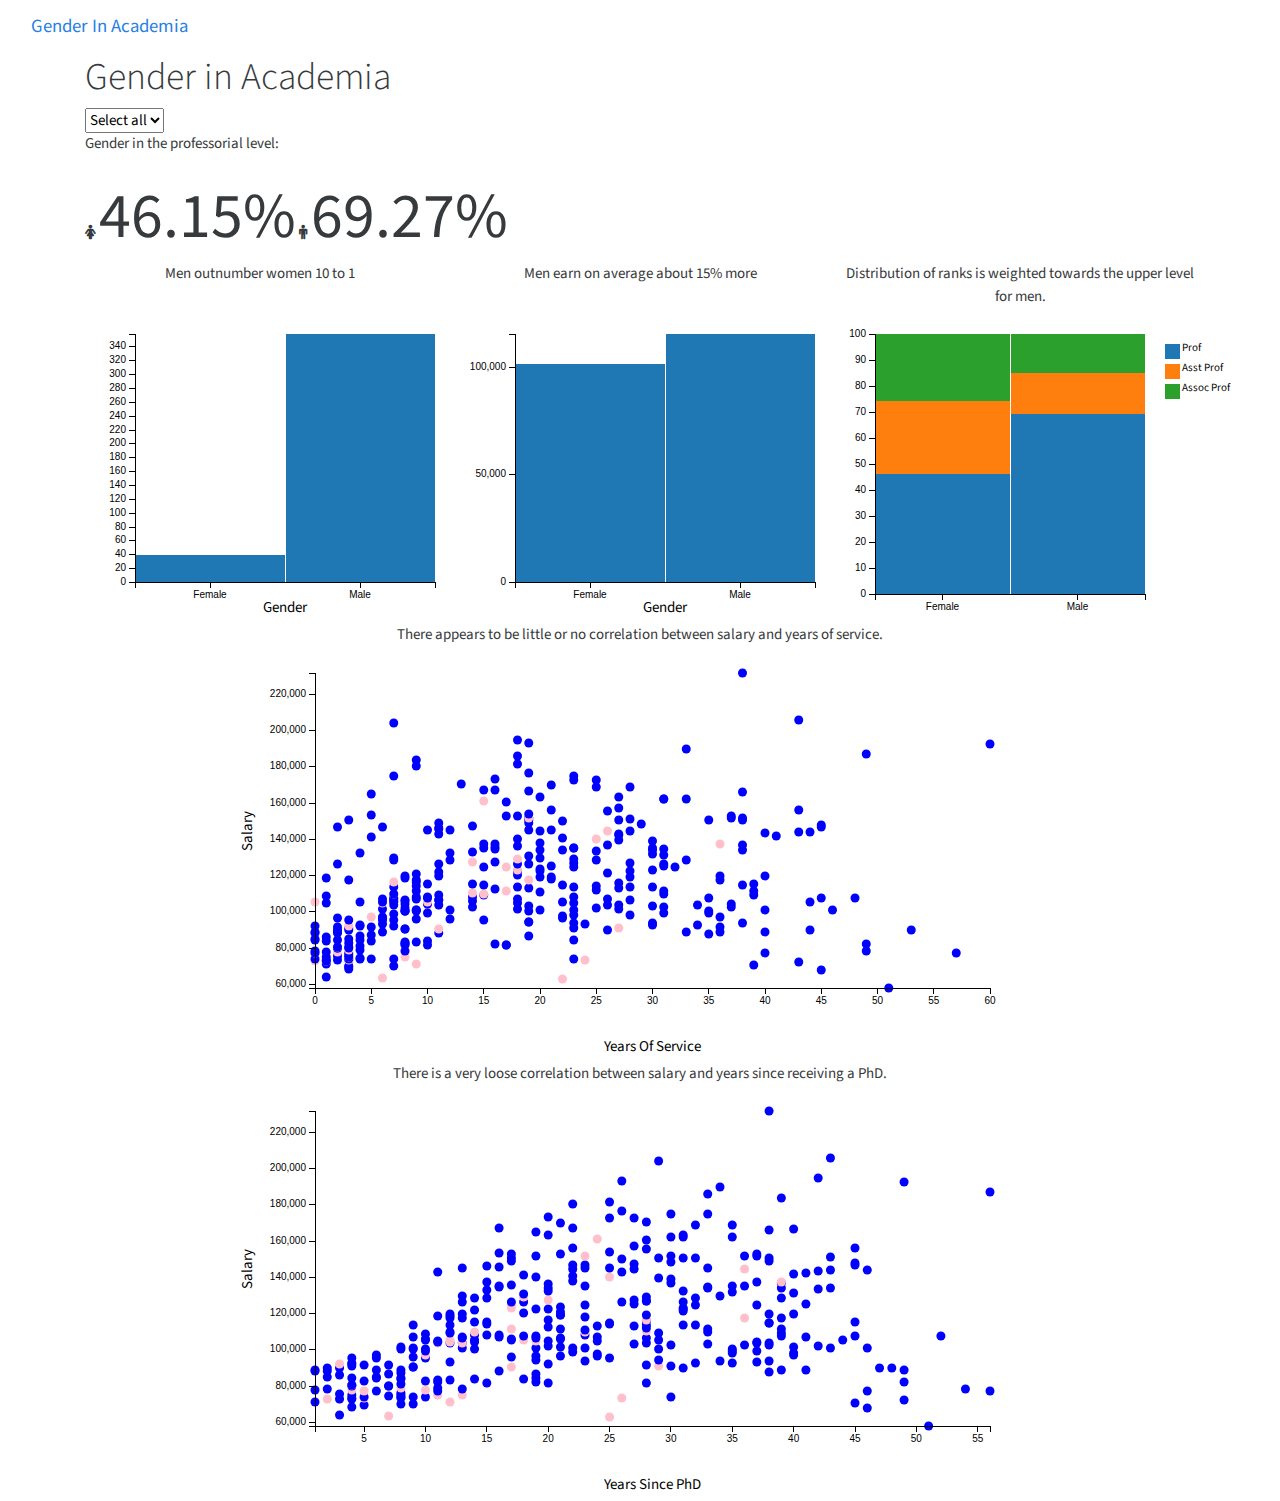
<file: index.html>
<!DOCTYPE html>
<html lang="en">
<head>
    <meta charset="UTF-8">
    <meta name="viewport" content="width=device-width, initial-scale=1.0">
    <meta http-equiv="X-UA-Compatible" content="ie=edge">
    <title>Gender In Academia</title>
    
    <link rel="stylesheet" href="static/css/bootstrap.min.css" type="text/css" />
    <link rel="stylesheet" href="static/css/dc.min.css" type="text/css" />
    <link rel="stylesheet" type="text/css" href="https://maxcdn.bootstrapcdn.com/font-awesome/4.7.0/css/font-awesome.min.css">
    <link rel="stylesheet" href="static/css/style.css" type="text/css" />
    
    
    <script type="text/javascript" src="static/js/d3.min.js"></script>
    <script type="text/javascript" src="static/js/crossfilter.min.js"></script>
    <script type="text/javascript" src="static/js/dc.min.js"></script>
    <script type="text/javascript" src="static/js/queue.min.js"></script>
    <script type="text/javascript" src="static/js/graph.js"></script>

</head>


<body>
    <nav class="navbar navbar-default">
      <div class="container-fluid">
        <div class="navbar-header">
          <a class="navbar-brand" href="#">Gender In Academia</a>
        </div>
    </div>
    </nav>

    <main>
      <section class="section">
        <div class="container">
          
          <div class="row">
            <div class="col-xs-12 col-sm-12">
              <h1 class="section-heading">Gender in Academia</h1>
              <div id="discipline-selector"></div>
            </div>
          </div>

          <div class="row">
                    <div class="col-xs-12 col-sm-12">
                        <p class="section-paragraph">Gender in the professorial level:</p>
                    </div>

            <div class="col-xs-12 col-sm-6 col-lg-6">
                <i class="fa fa-female fa-gender" aria-hidden="true"></i> <span class="number-box" id="percent-of-women-professors"></span>
                <i class="fa fa-male fa-gender" aria-hidden="true"></i> <span class="number-box" id="percent-of-men-professors"></span>
            </div>  
          </div>
        </div>
    </section>


      <section class="section">
        <div class="container">
          
          <div class="row">
            <div class="col-xs-12 col-sm-4 text-center">
              <p class="section-paragraph">Men outnumber women 10 to 1</p>
              </div>
              <div class="col-xs-12 col-sm-4 text-center">
                <p class="section-paragraph">Men earn on average about 15% more</p>
              </div>
              <div class="col-xs-12 col-sm-4 text-center">
                            <p class="section-paragraph">Distribution of ranks is weighted towards the upper level for men.</p>           
                        </div>
            </div>

            <div class="row">
              <div class="col-xs-12 col-sm-4 text-center" id="gender-balance" class="custom-chart"></div>
              <div class="col-xs-12 col-sm-4 text-center" id="average-salary" class="custom-chart"></div>
              <div class="col-xs-12 col-sm-4 text-center" id="rank-distribution" class="custom-chart"></div>
            </div>
          </div>
        </section>

        <section class="section">
          <div class="container">
            
            <div class="row">
              <div class="col-xs-12 col-sm-12 text-center">
                <p class="section-paragraph">There appears to be little or no correlation between salary and years of service.</p>
            </div>

            <div class="col-xs-12 col-sm-12 text-center" id="service-salary">
                
            </div>
          </div>
        </div>
      </section>

      <section class="section">
        <div class="container">

          <div class="row">
            <div class="col-xs-12 col-sm-12 text-center">
              <p class="section-paragraph">There is a very loose correlation between salary and years since receiving a PhD.</p>
            </div>

            <div class="col-xs-12 col-sm-12 text-center" id="phd-salary"></div>
          </div>

        </div>
      </section>
    </main>
</body>
</html>
</file>
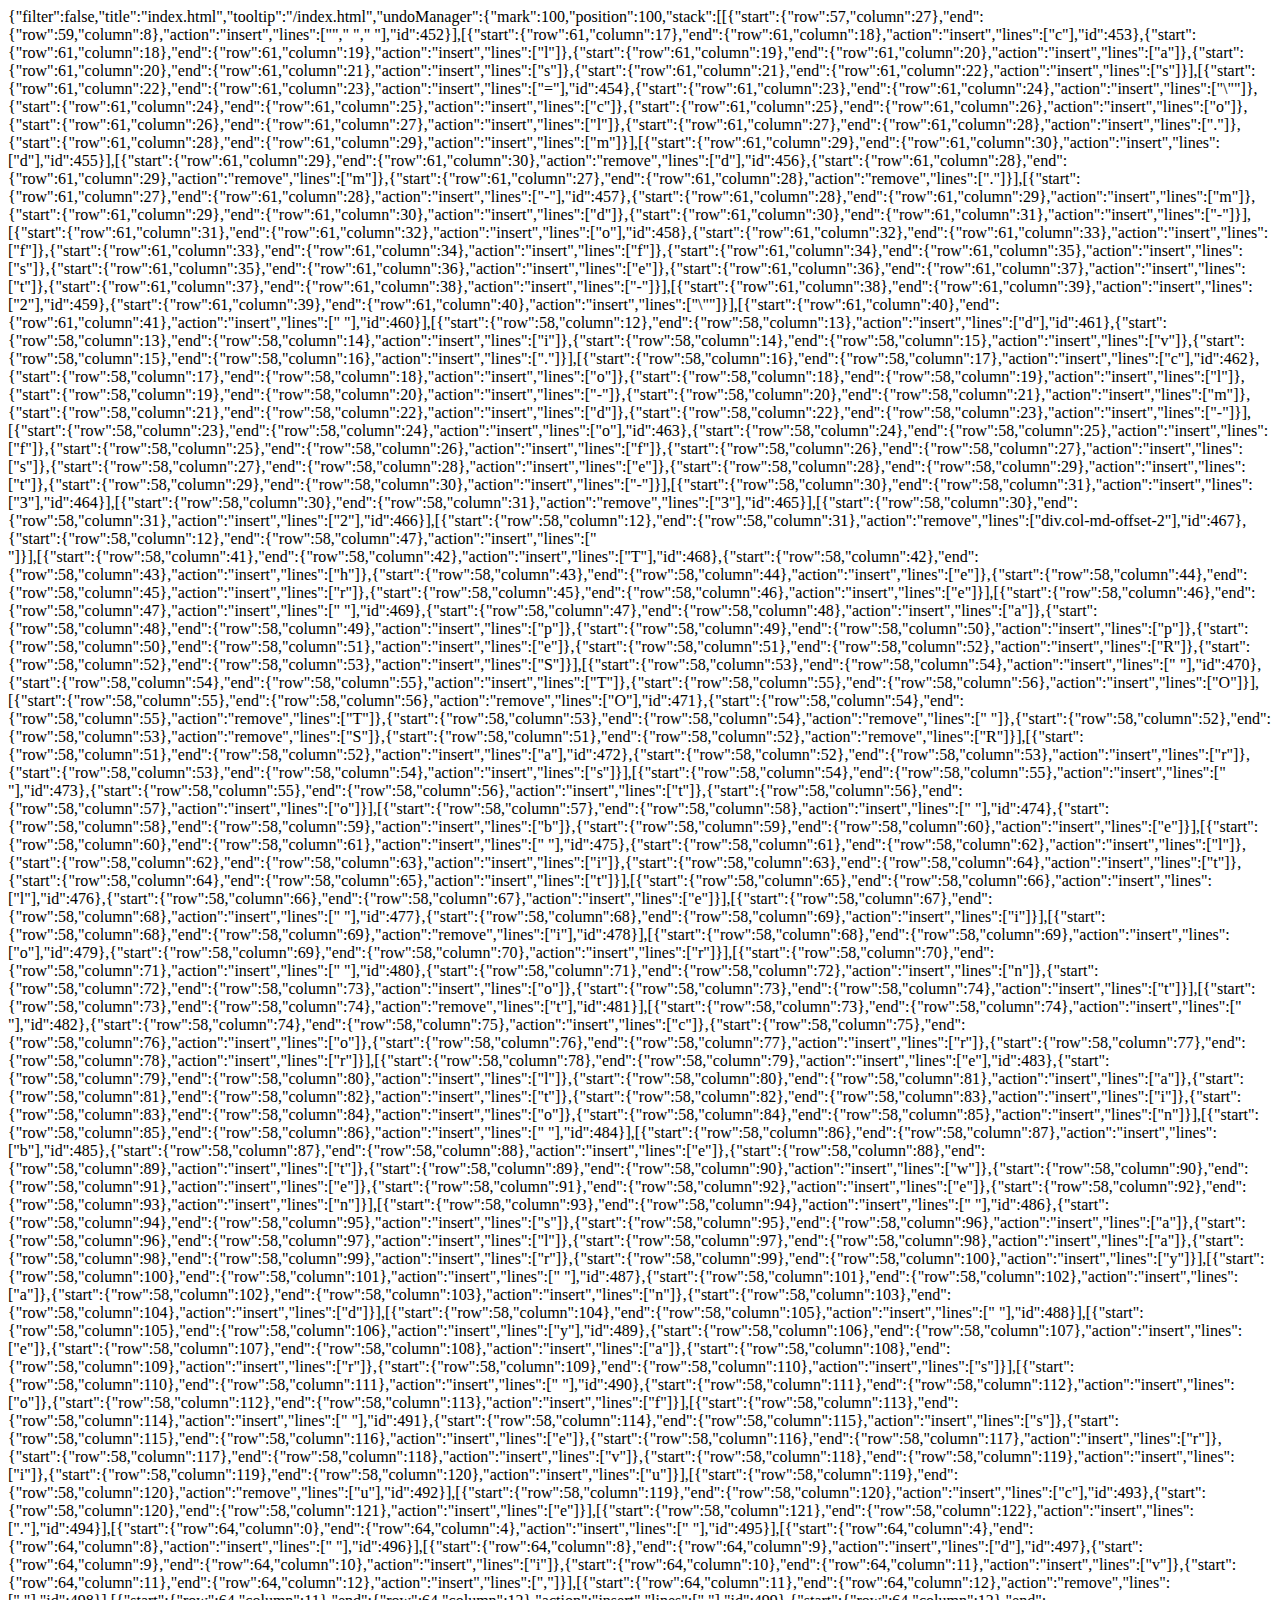
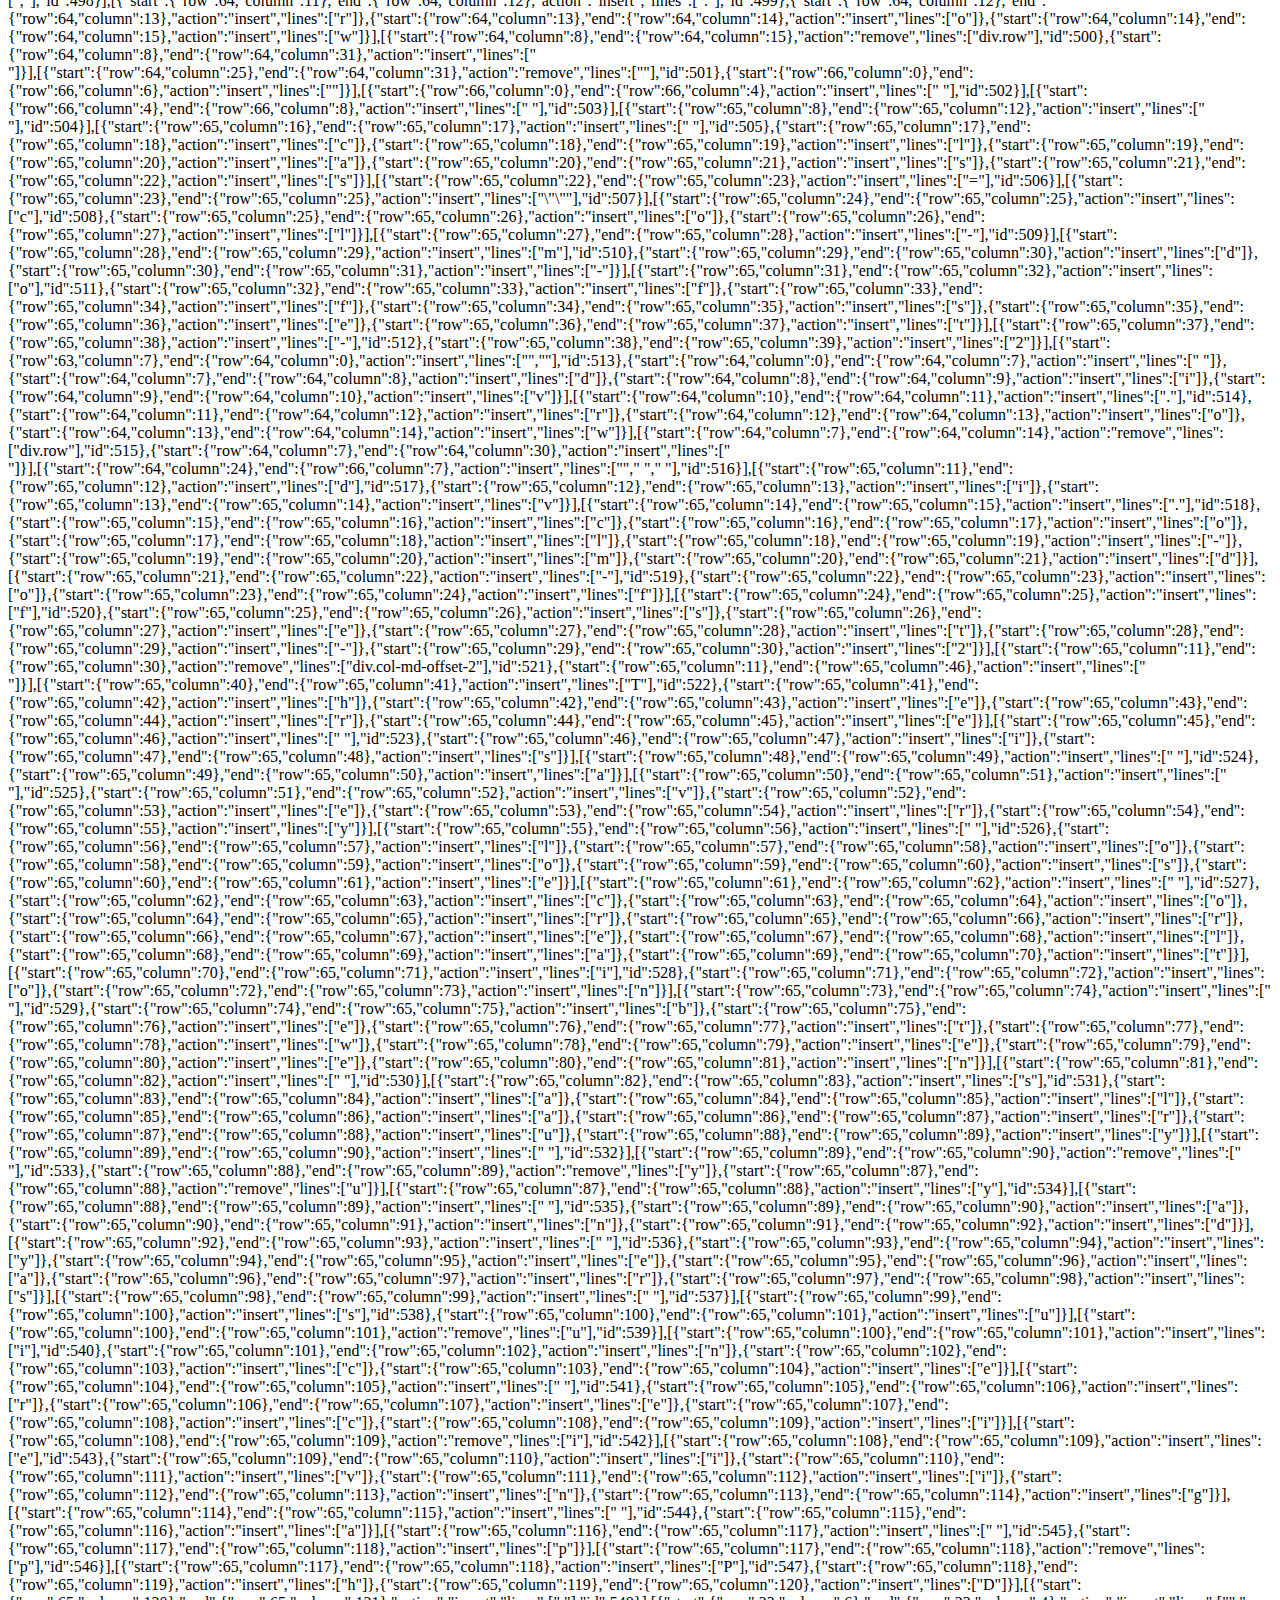
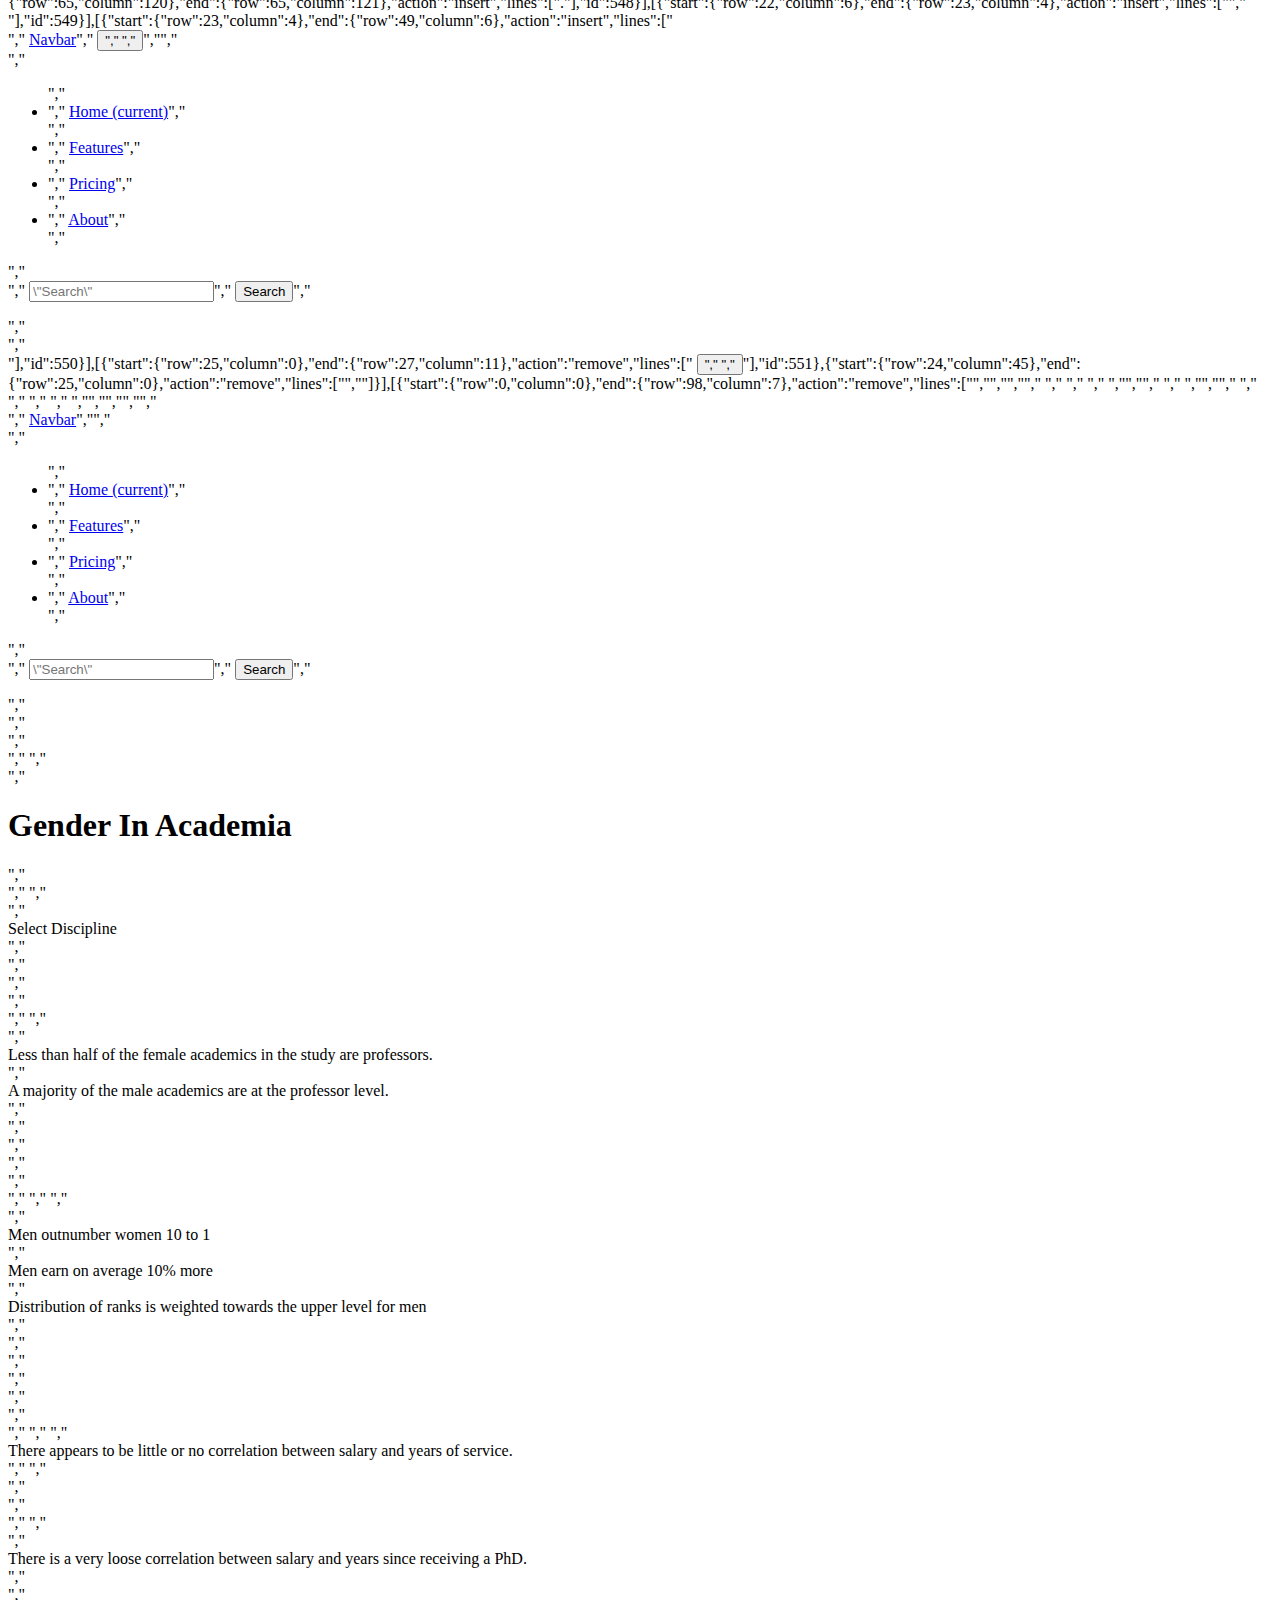
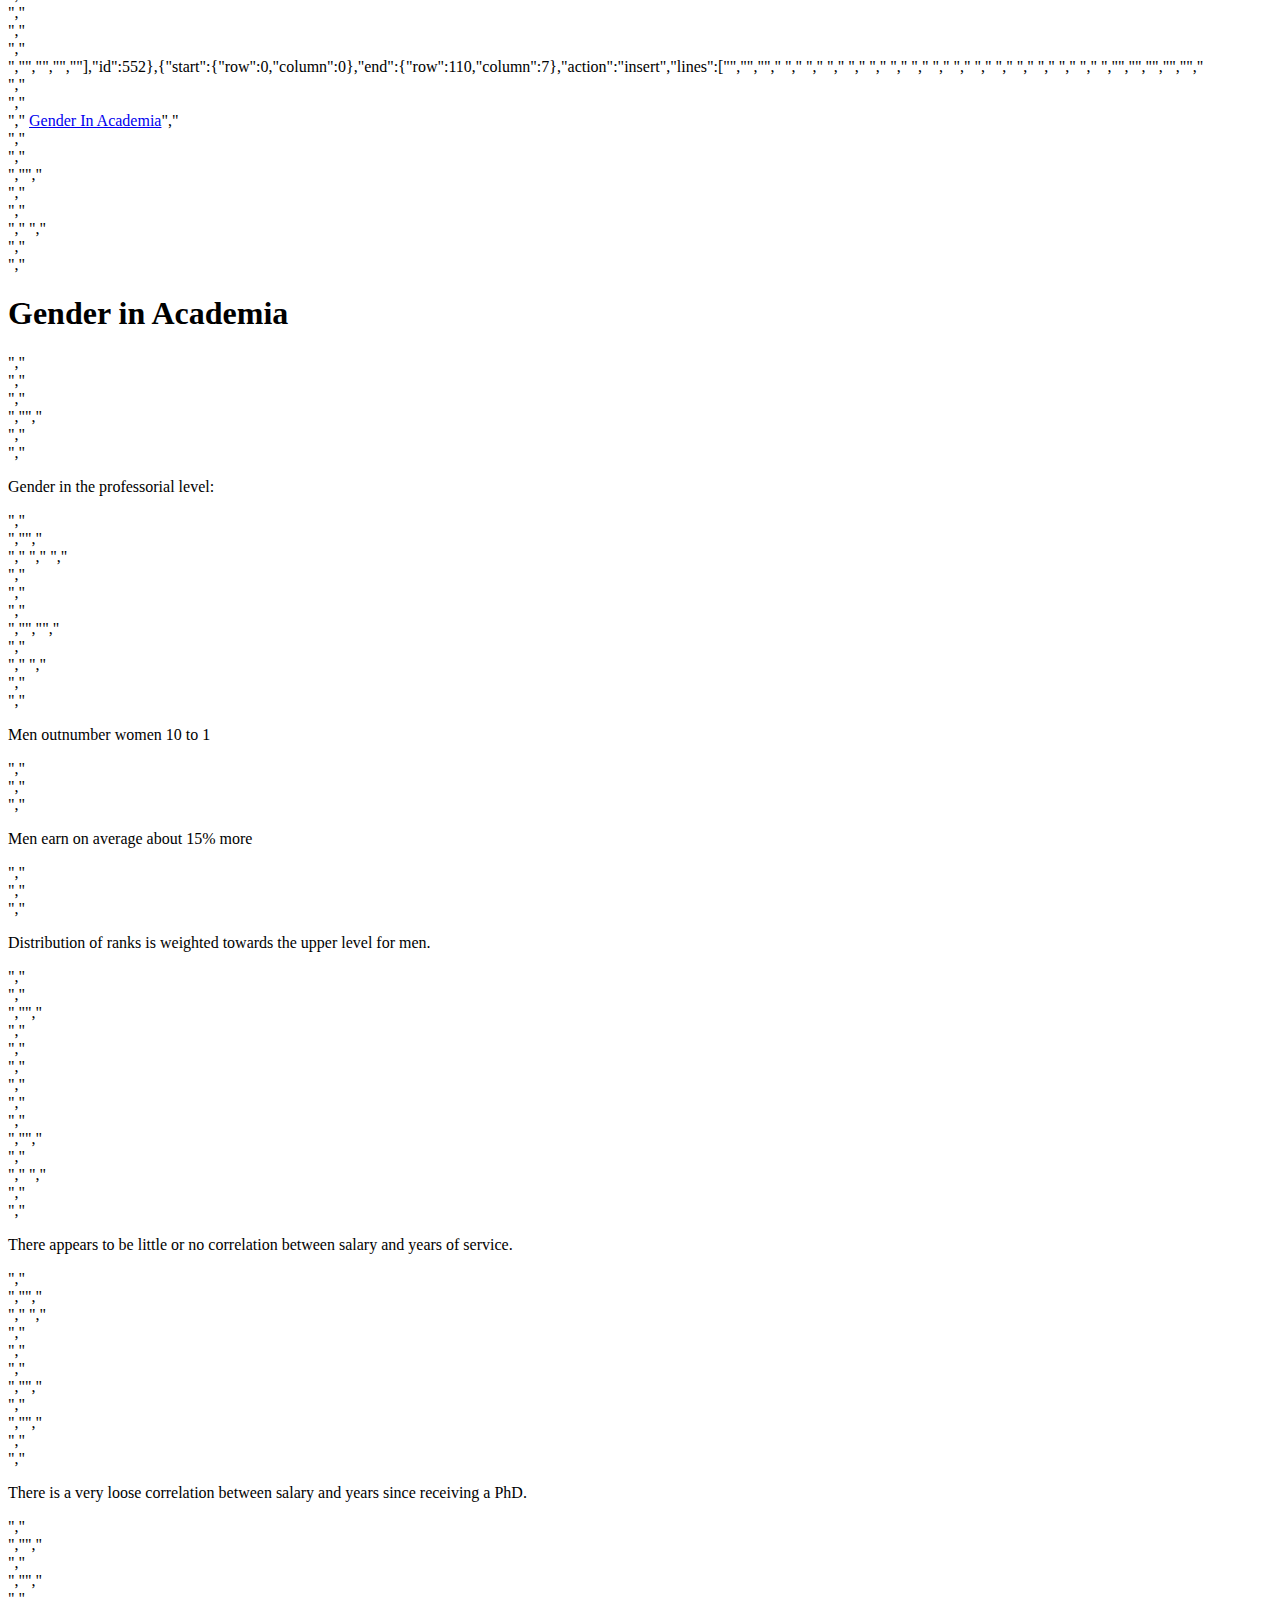
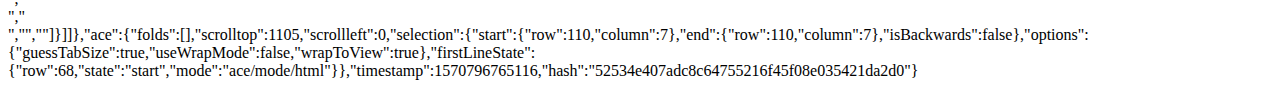
<file: .c9/metadata/environment/index.html>
{"filter":false,"title":"index.html","tooltip":"/index.html","undoManager":{"mark":100,"position":100,"stack":[[{"start":{"row":57,"column":27},"end":{"row":59,"column":8},"action":"insert","lines":["","            ","        "],"id":452}],[{"start":{"row":61,"column":17},"end":{"row":61,"column":18},"action":"insert","lines":["c"],"id":453},{"start":{"row":61,"column":18},"end":{"row":61,"column":19},"action":"insert","lines":["l"]},{"start":{"row":61,"column":19},"end":{"row":61,"column":20},"action":"insert","lines":["a"]},{"start":{"row":61,"column":20},"end":{"row":61,"column":21},"action":"insert","lines":["s"]},{"start":{"row":61,"column":21},"end":{"row":61,"column":22},"action":"insert","lines":["s"]}],[{"start":{"row":61,"column":22},"end":{"row":61,"column":23},"action":"insert","lines":["="],"id":454},{"start":{"row":61,"column":23},"end":{"row":61,"column":24},"action":"insert","lines":["\""]},{"start":{"row":61,"column":24},"end":{"row":61,"column":25},"action":"insert","lines":["c"]},{"start":{"row":61,"column":25},"end":{"row":61,"column":26},"action":"insert","lines":["o"]},{"start":{"row":61,"column":26},"end":{"row":61,"column":27},"action":"insert","lines":["l"]},{"start":{"row":61,"column":27},"end":{"row":61,"column":28},"action":"insert","lines":["."]},{"start":{"row":61,"column":28},"end":{"row":61,"column":29},"action":"insert","lines":["m"]}],[{"start":{"row":61,"column":29},"end":{"row":61,"column":30},"action":"insert","lines":["d"],"id":455}],[{"start":{"row":61,"column":29},"end":{"row":61,"column":30},"action":"remove","lines":["d"],"id":456},{"start":{"row":61,"column":28},"end":{"row":61,"column":29},"action":"remove","lines":["m"]},{"start":{"row":61,"column":27},"end":{"row":61,"column":28},"action":"remove","lines":["."]}],[{"start":{"row":61,"column":27},"end":{"row":61,"column":28},"action":"insert","lines":["-"],"id":457},{"start":{"row":61,"column":28},"end":{"row":61,"column":29},"action":"insert","lines":["m"]},{"start":{"row":61,"column":29},"end":{"row":61,"column":30},"action":"insert","lines":["d"]},{"start":{"row":61,"column":30},"end":{"row":61,"column":31},"action":"insert","lines":["-"]}],[{"start":{"row":61,"column":31},"end":{"row":61,"column":32},"action":"insert","lines":["o"],"id":458},{"start":{"row":61,"column":32},"end":{"row":61,"column":33},"action":"insert","lines":["f"]},{"start":{"row":61,"column":33},"end":{"row":61,"column":34},"action":"insert","lines":["f"]},{"start":{"row":61,"column":34},"end":{"row":61,"column":35},"action":"insert","lines":["s"]},{"start":{"row":61,"column":35},"end":{"row":61,"column":36},"action":"insert","lines":["e"]},{"start":{"row":61,"column":36},"end":{"row":61,"column":37},"action":"insert","lines":["t"]},{"start":{"row":61,"column":37},"end":{"row":61,"column":38},"action":"insert","lines":["-"]}],[{"start":{"row":61,"column":38},"end":{"row":61,"column":39},"action":"insert","lines":["2"],"id":459},{"start":{"row":61,"column":39},"end":{"row":61,"column":40},"action":"insert","lines":["\""]}],[{"start":{"row":61,"column":40},"end":{"row":61,"column":41},"action":"insert","lines":[" "],"id":460}],[{"start":{"row":58,"column":12},"end":{"row":58,"column":13},"action":"insert","lines":["d"],"id":461},{"start":{"row":58,"column":13},"end":{"row":58,"column":14},"action":"insert","lines":["i"]},{"start":{"row":58,"column":14},"end":{"row":58,"column":15},"action":"insert","lines":["v"]},{"start":{"row":58,"column":15},"end":{"row":58,"column":16},"action":"insert","lines":["."]}],[{"start":{"row":58,"column":16},"end":{"row":58,"column":17},"action":"insert","lines":["c"],"id":462},{"start":{"row":58,"column":17},"end":{"row":58,"column":18},"action":"insert","lines":["o"]},{"start":{"row":58,"column":18},"end":{"row":58,"column":19},"action":"insert","lines":["l"]},{"start":{"row":58,"column":19},"end":{"row":58,"column":20},"action":"insert","lines":["-"]},{"start":{"row":58,"column":20},"end":{"row":58,"column":21},"action":"insert","lines":["m"]},{"start":{"row":58,"column":21},"end":{"row":58,"column":22},"action":"insert","lines":["d"]},{"start":{"row":58,"column":22},"end":{"row":58,"column":23},"action":"insert","lines":["-"]}],[{"start":{"row":58,"column":23},"end":{"row":58,"column":24},"action":"insert","lines":["o"],"id":463},{"start":{"row":58,"column":24},"end":{"row":58,"column":25},"action":"insert","lines":["f"]},{"start":{"row":58,"column":25},"end":{"row":58,"column":26},"action":"insert","lines":["f"]},{"start":{"row":58,"column":26},"end":{"row":58,"column":27},"action":"insert","lines":["s"]},{"start":{"row":58,"column":27},"end":{"row":58,"column":28},"action":"insert","lines":["e"]},{"start":{"row":58,"column":28},"end":{"row":58,"column":29},"action":"insert","lines":["t"]},{"start":{"row":58,"column":29},"end":{"row":58,"column":30},"action":"insert","lines":["-"]}],[{"start":{"row":58,"column":30},"end":{"row":58,"column":31},"action":"insert","lines":["3"],"id":464}],[{"start":{"row":58,"column":30},"end":{"row":58,"column":31},"action":"remove","lines":["3"],"id":465}],[{"start":{"row":58,"column":30},"end":{"row":58,"column":31},"action":"insert","lines":["2"],"id":466}],[{"start":{"row":58,"column":12},"end":{"row":58,"column":31},"action":"remove","lines":["div.col-md-offset-2"],"id":467},{"start":{"row":58,"column":12},"end":{"row":58,"column":47},"action":"insert","lines":["<div class=\"col-md-offset-2\"></div>"]}],[{"start":{"row":58,"column":41},"end":{"row":58,"column":42},"action":"insert","lines":["T"],"id":468},{"start":{"row":58,"column":42},"end":{"row":58,"column":43},"action":"insert","lines":["h"]},{"start":{"row":58,"column":43},"end":{"row":58,"column":44},"action":"insert","lines":["e"]},{"start":{"row":58,"column":44},"end":{"row":58,"column":45},"action":"insert","lines":["r"]},{"start":{"row":58,"column":45},"end":{"row":58,"column":46},"action":"insert","lines":["e"]}],[{"start":{"row":58,"column":46},"end":{"row":58,"column":47},"action":"insert","lines":[" "],"id":469},{"start":{"row":58,"column":47},"end":{"row":58,"column":48},"action":"insert","lines":["a"]},{"start":{"row":58,"column":48},"end":{"row":58,"column":49},"action":"insert","lines":["p"]},{"start":{"row":58,"column":49},"end":{"row":58,"column":50},"action":"insert","lines":["p"]},{"start":{"row":58,"column":50},"end":{"row":58,"column":51},"action":"insert","lines":["e"]},{"start":{"row":58,"column":51},"end":{"row":58,"column":52},"action":"insert","lines":["R"]},{"start":{"row":58,"column":52},"end":{"row":58,"column":53},"action":"insert","lines":["S"]}],[{"start":{"row":58,"column":53},"end":{"row":58,"column":54},"action":"insert","lines":[" "],"id":470},{"start":{"row":58,"column":54},"end":{"row":58,"column":55},"action":"insert","lines":["T"]},{"start":{"row":58,"column":55},"end":{"row":58,"column":56},"action":"insert","lines":["O"]}],[{"start":{"row":58,"column":55},"end":{"row":58,"column":56},"action":"remove","lines":["O"],"id":471},{"start":{"row":58,"column":54},"end":{"row":58,"column":55},"action":"remove","lines":["T"]},{"start":{"row":58,"column":53},"end":{"row":58,"column":54},"action":"remove","lines":[" "]},{"start":{"row":58,"column":52},"end":{"row":58,"column":53},"action":"remove","lines":["S"]},{"start":{"row":58,"column":51},"end":{"row":58,"column":52},"action":"remove","lines":["R"]}],[{"start":{"row":58,"column":51},"end":{"row":58,"column":52},"action":"insert","lines":["a"],"id":472},{"start":{"row":58,"column":52},"end":{"row":58,"column":53},"action":"insert","lines":["r"]},{"start":{"row":58,"column":53},"end":{"row":58,"column":54},"action":"insert","lines":["s"]}],[{"start":{"row":58,"column":54},"end":{"row":58,"column":55},"action":"insert","lines":[" "],"id":473},{"start":{"row":58,"column":55},"end":{"row":58,"column":56},"action":"insert","lines":["t"]},{"start":{"row":58,"column":56},"end":{"row":58,"column":57},"action":"insert","lines":["o"]}],[{"start":{"row":58,"column":57},"end":{"row":58,"column":58},"action":"insert","lines":[" "],"id":474},{"start":{"row":58,"column":58},"end":{"row":58,"column":59},"action":"insert","lines":["b"]},{"start":{"row":58,"column":59},"end":{"row":58,"column":60},"action":"insert","lines":["e"]}],[{"start":{"row":58,"column":60},"end":{"row":58,"column":61},"action":"insert","lines":[" "],"id":475},{"start":{"row":58,"column":61},"end":{"row":58,"column":62},"action":"insert","lines":["l"]},{"start":{"row":58,"column":62},"end":{"row":58,"column":63},"action":"insert","lines":["i"]},{"start":{"row":58,"column":63},"end":{"row":58,"column":64},"action":"insert","lines":["t"]},{"start":{"row":58,"column":64},"end":{"row":58,"column":65},"action":"insert","lines":["t"]}],[{"start":{"row":58,"column":65},"end":{"row":58,"column":66},"action":"insert","lines":["l"],"id":476},{"start":{"row":58,"column":66},"end":{"row":58,"column":67},"action":"insert","lines":["e"]}],[{"start":{"row":58,"column":67},"end":{"row":58,"column":68},"action":"insert","lines":[" "],"id":477},{"start":{"row":58,"column":68},"end":{"row":58,"column":69},"action":"insert","lines":["i"]}],[{"start":{"row":58,"column":68},"end":{"row":58,"column":69},"action":"remove","lines":["i"],"id":478}],[{"start":{"row":58,"column":68},"end":{"row":58,"column":69},"action":"insert","lines":["o"],"id":479},{"start":{"row":58,"column":69},"end":{"row":58,"column":70},"action":"insert","lines":["r"]}],[{"start":{"row":58,"column":70},"end":{"row":58,"column":71},"action":"insert","lines":[" "],"id":480},{"start":{"row":58,"column":71},"end":{"row":58,"column":72},"action":"insert","lines":["n"]},{"start":{"row":58,"column":72},"end":{"row":58,"column":73},"action":"insert","lines":["o"]},{"start":{"row":58,"column":73},"end":{"row":58,"column":74},"action":"insert","lines":["t"]}],[{"start":{"row":58,"column":73},"end":{"row":58,"column":74},"action":"remove","lines":["t"],"id":481}],[{"start":{"row":58,"column":73},"end":{"row":58,"column":74},"action":"insert","lines":[" "],"id":482},{"start":{"row":58,"column":74},"end":{"row":58,"column":75},"action":"insert","lines":["c"]},{"start":{"row":58,"column":75},"end":{"row":58,"column":76},"action":"insert","lines":["o"]},{"start":{"row":58,"column":76},"end":{"row":58,"column":77},"action":"insert","lines":["r"]},{"start":{"row":58,"column":77},"end":{"row":58,"column":78},"action":"insert","lines":["r"]}],[{"start":{"row":58,"column":78},"end":{"row":58,"column":79},"action":"insert","lines":["e"],"id":483},{"start":{"row":58,"column":79},"end":{"row":58,"column":80},"action":"insert","lines":["l"]},{"start":{"row":58,"column":80},"end":{"row":58,"column":81},"action":"insert","lines":["a"]},{"start":{"row":58,"column":81},"end":{"row":58,"column":82},"action":"insert","lines":["t"]},{"start":{"row":58,"column":82},"end":{"row":58,"column":83},"action":"insert","lines":["i"]},{"start":{"row":58,"column":83},"end":{"row":58,"column":84},"action":"insert","lines":["o"]},{"start":{"row":58,"column":84},"end":{"row":58,"column":85},"action":"insert","lines":["n"]}],[{"start":{"row":58,"column":85},"end":{"row":58,"column":86},"action":"insert","lines":[" "],"id":484}],[{"start":{"row":58,"column":86},"end":{"row":58,"column":87},"action":"insert","lines":["b"],"id":485},{"start":{"row":58,"column":87},"end":{"row":58,"column":88},"action":"insert","lines":["e"]},{"start":{"row":58,"column":88},"end":{"row":58,"column":89},"action":"insert","lines":["t"]},{"start":{"row":58,"column":89},"end":{"row":58,"column":90},"action":"insert","lines":["w"]},{"start":{"row":58,"column":90},"end":{"row":58,"column":91},"action":"insert","lines":["e"]},{"start":{"row":58,"column":91},"end":{"row":58,"column":92},"action":"insert","lines":["e"]},{"start":{"row":58,"column":92},"end":{"row":58,"column":93},"action":"insert","lines":["n"]}],[{"start":{"row":58,"column":93},"end":{"row":58,"column":94},"action":"insert","lines":[" "],"id":486},{"start":{"row":58,"column":94},"end":{"row":58,"column":95},"action":"insert","lines":["s"]},{"start":{"row":58,"column":95},"end":{"row":58,"column":96},"action":"insert","lines":["a"]},{"start":{"row":58,"column":96},"end":{"row":58,"column":97},"action":"insert","lines":["l"]},{"start":{"row":58,"column":97},"end":{"row":58,"column":98},"action":"insert","lines":["a"]},{"start":{"row":58,"column":98},"end":{"row":58,"column":99},"action":"insert","lines":["r"]},{"start":{"row":58,"column":99},"end":{"row":58,"column":100},"action":"insert","lines":["y"]}],[{"start":{"row":58,"column":100},"end":{"row":58,"column":101},"action":"insert","lines":[" "],"id":487},{"start":{"row":58,"column":101},"end":{"row":58,"column":102},"action":"insert","lines":["a"]},{"start":{"row":58,"column":102},"end":{"row":58,"column":103},"action":"insert","lines":["n"]},{"start":{"row":58,"column":103},"end":{"row":58,"column":104},"action":"insert","lines":["d"]}],[{"start":{"row":58,"column":104},"end":{"row":58,"column":105},"action":"insert","lines":[" "],"id":488}],[{"start":{"row":58,"column":105},"end":{"row":58,"column":106},"action":"insert","lines":["y"],"id":489},{"start":{"row":58,"column":106},"end":{"row":58,"column":107},"action":"insert","lines":["e"]},{"start":{"row":58,"column":107},"end":{"row":58,"column":108},"action":"insert","lines":["a"]},{"start":{"row":58,"column":108},"end":{"row":58,"column":109},"action":"insert","lines":["r"]},{"start":{"row":58,"column":109},"end":{"row":58,"column":110},"action":"insert","lines":["s"]}],[{"start":{"row":58,"column":110},"end":{"row":58,"column":111},"action":"insert","lines":[" "],"id":490},{"start":{"row":58,"column":111},"end":{"row":58,"column":112},"action":"insert","lines":["o"]},{"start":{"row":58,"column":112},"end":{"row":58,"column":113},"action":"insert","lines":["f"]}],[{"start":{"row":58,"column":113},"end":{"row":58,"column":114},"action":"insert","lines":[" "],"id":491},{"start":{"row":58,"column":114},"end":{"row":58,"column":115},"action":"insert","lines":["s"]},{"start":{"row":58,"column":115},"end":{"row":58,"column":116},"action":"insert","lines":["e"]},{"start":{"row":58,"column":116},"end":{"row":58,"column":117},"action":"insert","lines":["r"]},{"start":{"row":58,"column":117},"end":{"row":58,"column":118},"action":"insert","lines":["v"]},{"start":{"row":58,"column":118},"end":{"row":58,"column":119},"action":"insert","lines":["i"]},{"start":{"row":58,"column":119},"end":{"row":58,"column":120},"action":"insert","lines":["u"]}],[{"start":{"row":58,"column":119},"end":{"row":58,"column":120},"action":"remove","lines":["u"],"id":492}],[{"start":{"row":58,"column":119},"end":{"row":58,"column":120},"action":"insert","lines":["c"],"id":493},{"start":{"row":58,"column":120},"end":{"row":58,"column":121},"action":"insert","lines":["e"]}],[{"start":{"row":58,"column":121},"end":{"row":58,"column":122},"action":"insert","lines":["."],"id":494}],[{"start":{"row":64,"column":0},"end":{"row":64,"column":4},"action":"insert","lines":["    "],"id":495}],[{"start":{"row":64,"column":4},"end":{"row":64,"column":8},"action":"insert","lines":["    "],"id":496}],[{"start":{"row":64,"column":8},"end":{"row":64,"column":9},"action":"insert","lines":["d"],"id":497},{"start":{"row":64,"column":9},"end":{"row":64,"column":10},"action":"insert","lines":["i"]},{"start":{"row":64,"column":10},"end":{"row":64,"column":11},"action":"insert","lines":["v"]},{"start":{"row":64,"column":11},"end":{"row":64,"column":12},"action":"insert","lines":[","]}],[{"start":{"row":64,"column":11},"end":{"row":64,"column":12},"action":"remove","lines":[","],"id":498}],[{"start":{"row":64,"column":11},"end":{"row":64,"column":12},"action":"insert","lines":["."],"id":499},{"start":{"row":64,"column":12},"end":{"row":64,"column":13},"action":"insert","lines":["r"]},{"start":{"row":64,"column":13},"end":{"row":64,"column":14},"action":"insert","lines":["o"]},{"start":{"row":64,"column":14},"end":{"row":64,"column":15},"action":"insert","lines":["w"]}],[{"start":{"row":64,"column":8},"end":{"row":64,"column":15},"action":"remove","lines":["div.row"],"id":500},{"start":{"row":64,"column":8},"end":{"row":64,"column":31},"action":"insert","lines":["<div class=\"row\"></div>"]}],[{"start":{"row":64,"column":25},"end":{"row":64,"column":31},"action":"remove","lines":["</div>"],"id":501},{"start":{"row":66,"column":0},"end":{"row":66,"column":6},"action":"insert","lines":["</div>"]}],[{"start":{"row":66,"column":0},"end":{"row":66,"column":4},"action":"insert","lines":["    "],"id":502}],[{"start":{"row":66,"column":4},"end":{"row":66,"column":8},"action":"insert","lines":["    "],"id":503}],[{"start":{"row":65,"column":8},"end":{"row":65,"column":12},"action":"insert","lines":["    "],"id":504}],[{"start":{"row":65,"column":16},"end":{"row":65,"column":17},"action":"insert","lines":[" "],"id":505},{"start":{"row":65,"column":17},"end":{"row":65,"column":18},"action":"insert","lines":["c"]},{"start":{"row":65,"column":18},"end":{"row":65,"column":19},"action":"insert","lines":["l"]},{"start":{"row":65,"column":19},"end":{"row":65,"column":20},"action":"insert","lines":["a"]},{"start":{"row":65,"column":20},"end":{"row":65,"column":21},"action":"insert","lines":["s"]},{"start":{"row":65,"column":21},"end":{"row":65,"column":22},"action":"insert","lines":["s"]}],[{"start":{"row":65,"column":22},"end":{"row":65,"column":23},"action":"insert","lines":["="],"id":506}],[{"start":{"row":65,"column":23},"end":{"row":65,"column":25},"action":"insert","lines":["\"\""],"id":507}],[{"start":{"row":65,"column":24},"end":{"row":65,"column":25},"action":"insert","lines":["c"],"id":508},{"start":{"row":65,"column":25},"end":{"row":65,"column":26},"action":"insert","lines":["o"]},{"start":{"row":65,"column":26},"end":{"row":65,"column":27},"action":"insert","lines":["l"]}],[{"start":{"row":65,"column":27},"end":{"row":65,"column":28},"action":"insert","lines":["-"],"id":509}],[{"start":{"row":65,"column":28},"end":{"row":65,"column":29},"action":"insert","lines":["m"],"id":510},{"start":{"row":65,"column":29},"end":{"row":65,"column":30},"action":"insert","lines":["d"]},{"start":{"row":65,"column":30},"end":{"row":65,"column":31},"action":"insert","lines":["-"]}],[{"start":{"row":65,"column":31},"end":{"row":65,"column":32},"action":"insert","lines":["o"],"id":511},{"start":{"row":65,"column":32},"end":{"row":65,"column":33},"action":"insert","lines":["f"]},{"start":{"row":65,"column":33},"end":{"row":65,"column":34},"action":"insert","lines":["f"]},{"start":{"row":65,"column":34},"end":{"row":65,"column":35},"action":"insert","lines":["s"]},{"start":{"row":65,"column":35},"end":{"row":65,"column":36},"action":"insert","lines":["e"]},{"start":{"row":65,"column":36},"end":{"row":65,"column":37},"action":"insert","lines":["t"]}],[{"start":{"row":65,"column":37},"end":{"row":65,"column":38},"action":"insert","lines":["-"],"id":512},{"start":{"row":65,"column":38},"end":{"row":65,"column":39},"action":"insert","lines":["2"]}],[{"start":{"row":63,"column":7},"end":{"row":64,"column":0},"action":"insert","lines":["",""],"id":513},{"start":{"row":64,"column":0},"end":{"row":64,"column":7},"action":"insert","lines":["       "]},{"start":{"row":64,"column":7},"end":{"row":64,"column":8},"action":"insert","lines":["d"]},{"start":{"row":64,"column":8},"end":{"row":64,"column":9},"action":"insert","lines":["i"]},{"start":{"row":64,"column":9},"end":{"row":64,"column":10},"action":"insert","lines":["v"]}],[{"start":{"row":64,"column":10},"end":{"row":64,"column":11},"action":"insert","lines":["."],"id":514},{"start":{"row":64,"column":11},"end":{"row":64,"column":12},"action":"insert","lines":["r"]},{"start":{"row":64,"column":12},"end":{"row":64,"column":13},"action":"insert","lines":["o"]},{"start":{"row":64,"column":13},"end":{"row":64,"column":14},"action":"insert","lines":["w"]}],[{"start":{"row":64,"column":7},"end":{"row":64,"column":14},"action":"remove","lines":["div.row"],"id":515},{"start":{"row":64,"column":7},"end":{"row":64,"column":30},"action":"insert","lines":["<div class=\"row\"></div>"]}],[{"start":{"row":64,"column":24},"end":{"row":66,"column":7},"action":"insert","lines":["","           ","       "],"id":516}],[{"start":{"row":65,"column":11},"end":{"row":65,"column":12},"action":"insert","lines":["d"],"id":517},{"start":{"row":65,"column":12},"end":{"row":65,"column":13},"action":"insert","lines":["i"]},{"start":{"row":65,"column":13},"end":{"row":65,"column":14},"action":"insert","lines":["v"]}],[{"start":{"row":65,"column":14},"end":{"row":65,"column":15},"action":"insert","lines":["."],"id":518},{"start":{"row":65,"column":15},"end":{"row":65,"column":16},"action":"insert","lines":["c"]},{"start":{"row":65,"column":16},"end":{"row":65,"column":17},"action":"insert","lines":["o"]},{"start":{"row":65,"column":17},"end":{"row":65,"column":18},"action":"insert","lines":["l"]},{"start":{"row":65,"column":18},"end":{"row":65,"column":19},"action":"insert","lines":["-"]},{"start":{"row":65,"column":19},"end":{"row":65,"column":20},"action":"insert","lines":["m"]},{"start":{"row":65,"column":20},"end":{"row":65,"column":21},"action":"insert","lines":["d"]}],[{"start":{"row":65,"column":21},"end":{"row":65,"column":22},"action":"insert","lines":["-"],"id":519},{"start":{"row":65,"column":22},"end":{"row":65,"column":23},"action":"insert","lines":["o"]},{"start":{"row":65,"column":23},"end":{"row":65,"column":24},"action":"insert","lines":["f"]}],[{"start":{"row":65,"column":24},"end":{"row":65,"column":25},"action":"insert","lines":["f"],"id":520},{"start":{"row":65,"column":25},"end":{"row":65,"column":26},"action":"insert","lines":["s"]},{"start":{"row":65,"column":26},"end":{"row":65,"column":27},"action":"insert","lines":["e"]},{"start":{"row":65,"column":27},"end":{"row":65,"column":28},"action":"insert","lines":["t"]},{"start":{"row":65,"column":28},"end":{"row":65,"column":29},"action":"insert","lines":["-"]},{"start":{"row":65,"column":29},"end":{"row":65,"column":30},"action":"insert","lines":["2"]}],[{"start":{"row":65,"column":11},"end":{"row":65,"column":30},"action":"remove","lines":["div.col-md-offset-2"],"id":521},{"start":{"row":65,"column":11},"end":{"row":65,"column":46},"action":"insert","lines":["<div class=\"col-md-offset-2\"></div>"]}],[{"start":{"row":65,"column":40},"end":{"row":65,"column":41},"action":"insert","lines":["T"],"id":522},{"start":{"row":65,"column":41},"end":{"row":65,"column":42},"action":"insert","lines":["h"]},{"start":{"row":65,"column":42},"end":{"row":65,"column":43},"action":"insert","lines":["e"]},{"start":{"row":65,"column":43},"end":{"row":65,"column":44},"action":"insert","lines":["r"]},{"start":{"row":65,"column":44},"end":{"row":65,"column":45},"action":"insert","lines":["e"]}],[{"start":{"row":65,"column":45},"end":{"row":65,"column":46},"action":"insert","lines":[" "],"id":523},{"start":{"row":65,"column":46},"end":{"row":65,"column":47},"action":"insert","lines":["i"]},{"start":{"row":65,"column":47},"end":{"row":65,"column":48},"action":"insert","lines":["s"]}],[{"start":{"row":65,"column":48},"end":{"row":65,"column":49},"action":"insert","lines":[" "],"id":524},{"start":{"row":65,"column":49},"end":{"row":65,"column":50},"action":"insert","lines":["a"]}],[{"start":{"row":65,"column":50},"end":{"row":65,"column":51},"action":"insert","lines":[" "],"id":525},{"start":{"row":65,"column":51},"end":{"row":65,"column":52},"action":"insert","lines":["v"]},{"start":{"row":65,"column":52},"end":{"row":65,"column":53},"action":"insert","lines":["e"]},{"start":{"row":65,"column":53},"end":{"row":65,"column":54},"action":"insert","lines":["r"]},{"start":{"row":65,"column":54},"end":{"row":65,"column":55},"action":"insert","lines":["y"]}],[{"start":{"row":65,"column":55},"end":{"row":65,"column":56},"action":"insert","lines":[" "],"id":526},{"start":{"row":65,"column":56},"end":{"row":65,"column":57},"action":"insert","lines":["l"]},{"start":{"row":65,"column":57},"end":{"row":65,"column":58},"action":"insert","lines":["o"]},{"start":{"row":65,"column":58},"end":{"row":65,"column":59},"action":"insert","lines":["o"]},{"start":{"row":65,"column":59},"end":{"row":65,"column":60},"action":"insert","lines":["s"]},{"start":{"row":65,"column":60},"end":{"row":65,"column":61},"action":"insert","lines":["e"]}],[{"start":{"row":65,"column":61},"end":{"row":65,"column":62},"action":"insert","lines":[" "],"id":527},{"start":{"row":65,"column":62},"end":{"row":65,"column":63},"action":"insert","lines":["c"]},{"start":{"row":65,"column":63},"end":{"row":65,"column":64},"action":"insert","lines":["o"]},{"start":{"row":65,"column":64},"end":{"row":65,"column":65},"action":"insert","lines":["r"]},{"start":{"row":65,"column":65},"end":{"row":65,"column":66},"action":"insert","lines":["r"]},{"start":{"row":65,"column":66},"end":{"row":65,"column":67},"action":"insert","lines":["e"]},{"start":{"row":65,"column":67},"end":{"row":65,"column":68},"action":"insert","lines":["l"]},{"start":{"row":65,"column":68},"end":{"row":65,"column":69},"action":"insert","lines":["a"]},{"start":{"row":65,"column":69},"end":{"row":65,"column":70},"action":"insert","lines":["t"]}],[{"start":{"row":65,"column":70},"end":{"row":65,"column":71},"action":"insert","lines":["i"],"id":528},{"start":{"row":65,"column":71},"end":{"row":65,"column":72},"action":"insert","lines":["o"]},{"start":{"row":65,"column":72},"end":{"row":65,"column":73},"action":"insert","lines":["n"]}],[{"start":{"row":65,"column":73},"end":{"row":65,"column":74},"action":"insert","lines":[" "],"id":529},{"start":{"row":65,"column":74},"end":{"row":65,"column":75},"action":"insert","lines":["b"]},{"start":{"row":65,"column":75},"end":{"row":65,"column":76},"action":"insert","lines":["e"]},{"start":{"row":65,"column":76},"end":{"row":65,"column":77},"action":"insert","lines":["t"]},{"start":{"row":65,"column":77},"end":{"row":65,"column":78},"action":"insert","lines":["w"]},{"start":{"row":65,"column":78},"end":{"row":65,"column":79},"action":"insert","lines":["e"]},{"start":{"row":65,"column":79},"end":{"row":65,"column":80},"action":"insert","lines":["e"]},{"start":{"row":65,"column":80},"end":{"row":65,"column":81},"action":"insert","lines":["n"]}],[{"start":{"row":65,"column":81},"end":{"row":65,"column":82},"action":"insert","lines":[" "],"id":530}],[{"start":{"row":65,"column":82},"end":{"row":65,"column":83},"action":"insert","lines":["s"],"id":531},{"start":{"row":65,"column":83},"end":{"row":65,"column":84},"action":"insert","lines":["a"]},{"start":{"row":65,"column":84},"end":{"row":65,"column":85},"action":"insert","lines":["l"]},{"start":{"row":65,"column":85},"end":{"row":65,"column":86},"action":"insert","lines":["a"]},{"start":{"row":65,"column":86},"end":{"row":65,"column":87},"action":"insert","lines":["r"]},{"start":{"row":65,"column":87},"end":{"row":65,"column":88},"action":"insert","lines":["u"]},{"start":{"row":65,"column":88},"end":{"row":65,"column":89},"action":"insert","lines":["y"]}],[{"start":{"row":65,"column":89},"end":{"row":65,"column":90},"action":"insert","lines":[" "],"id":532}],[{"start":{"row":65,"column":89},"end":{"row":65,"column":90},"action":"remove","lines":[" "],"id":533},{"start":{"row":65,"column":88},"end":{"row":65,"column":89},"action":"remove","lines":["y"]},{"start":{"row":65,"column":87},"end":{"row":65,"column":88},"action":"remove","lines":["u"]}],[{"start":{"row":65,"column":87},"end":{"row":65,"column":88},"action":"insert","lines":["y"],"id":534}],[{"start":{"row":65,"column":88},"end":{"row":65,"column":89},"action":"insert","lines":[" "],"id":535},{"start":{"row":65,"column":89},"end":{"row":65,"column":90},"action":"insert","lines":["a"]},{"start":{"row":65,"column":90},"end":{"row":65,"column":91},"action":"insert","lines":["n"]},{"start":{"row":65,"column":91},"end":{"row":65,"column":92},"action":"insert","lines":["d"]}],[{"start":{"row":65,"column":92},"end":{"row":65,"column":93},"action":"insert","lines":[" "],"id":536},{"start":{"row":65,"column":93},"end":{"row":65,"column":94},"action":"insert","lines":["y"]},{"start":{"row":65,"column":94},"end":{"row":65,"column":95},"action":"insert","lines":["e"]},{"start":{"row":65,"column":95},"end":{"row":65,"column":96},"action":"insert","lines":["a"]},{"start":{"row":65,"column":96},"end":{"row":65,"column":97},"action":"insert","lines":["r"]},{"start":{"row":65,"column":97},"end":{"row":65,"column":98},"action":"insert","lines":["s"]}],[{"start":{"row":65,"column":98},"end":{"row":65,"column":99},"action":"insert","lines":[" "],"id":537}],[{"start":{"row":65,"column":99},"end":{"row":65,"column":100},"action":"insert","lines":["s"],"id":538},{"start":{"row":65,"column":100},"end":{"row":65,"column":101},"action":"insert","lines":["u"]}],[{"start":{"row":65,"column":100},"end":{"row":65,"column":101},"action":"remove","lines":["u"],"id":539}],[{"start":{"row":65,"column":100},"end":{"row":65,"column":101},"action":"insert","lines":["i"],"id":540},{"start":{"row":65,"column":101},"end":{"row":65,"column":102},"action":"insert","lines":["n"]},{"start":{"row":65,"column":102},"end":{"row":65,"column":103},"action":"insert","lines":["c"]},{"start":{"row":65,"column":103},"end":{"row":65,"column":104},"action":"insert","lines":["e"]}],[{"start":{"row":65,"column":104},"end":{"row":65,"column":105},"action":"insert","lines":[" "],"id":541},{"start":{"row":65,"column":105},"end":{"row":65,"column":106},"action":"insert","lines":["r"]},{"start":{"row":65,"column":106},"end":{"row":65,"column":107},"action":"insert","lines":["e"]},{"start":{"row":65,"column":107},"end":{"row":65,"column":108},"action":"insert","lines":["c"]},{"start":{"row":65,"column":108},"end":{"row":65,"column":109},"action":"insert","lines":["i"]}],[{"start":{"row":65,"column":108},"end":{"row":65,"column":109},"action":"remove","lines":["i"],"id":542}],[{"start":{"row":65,"column":108},"end":{"row":65,"column":109},"action":"insert","lines":["e"],"id":543},{"start":{"row":65,"column":109},"end":{"row":65,"column":110},"action":"insert","lines":["i"]},{"start":{"row":65,"column":110},"end":{"row":65,"column":111},"action":"insert","lines":["v"]},{"start":{"row":65,"column":111},"end":{"row":65,"column":112},"action":"insert","lines":["i"]},{"start":{"row":65,"column":112},"end":{"row":65,"column":113},"action":"insert","lines":["n"]},{"start":{"row":65,"column":113},"end":{"row":65,"column":114},"action":"insert","lines":["g"]}],[{"start":{"row":65,"column":114},"end":{"row":65,"column":115},"action":"insert","lines":[" "],"id":544},{"start":{"row":65,"column":115},"end":{"row":65,"column":116},"action":"insert","lines":["a"]}],[{"start":{"row":65,"column":116},"end":{"row":65,"column":117},"action":"insert","lines":[" "],"id":545},{"start":{"row":65,"column":117},"end":{"row":65,"column":118},"action":"insert","lines":["p"]}],[{"start":{"row":65,"column":117},"end":{"row":65,"column":118},"action":"remove","lines":["p"],"id":546}],[{"start":{"row":65,"column":117},"end":{"row":65,"column":118},"action":"insert","lines":["P"],"id":547},{"start":{"row":65,"column":118},"end":{"row":65,"column":119},"action":"insert","lines":["h"]},{"start":{"row":65,"column":119},"end":{"row":65,"column":120},"action":"insert","lines":["D"]}],[{"start":{"row":65,"column":120},"end":{"row":65,"column":121},"action":"insert","lines":["."],"id":548}],[{"start":{"row":22,"column":6},"end":{"row":23,"column":4},"action":"insert","lines":["","    "],"id":549}],[{"start":{"row":23,"column":4},"end":{"row":49,"column":6},"action":"insert","lines":["<nav class=\"navbar navbar-expand-lg navbar-dark bg-dark\">","  <a class=\"navbar-brand\" href=\"#\">Navbar</a>","  <button class=\"navbar-toggler\" type=\"button\" data-toggle=\"collapse\" data-target=\"#navbarColor02\" aria-controls=\"navbarColor02\" aria-expanded=\"false\" aria-label=\"Toggle navigation\">","    <span class=\"navbar-toggler-icon\"></span>","  </button>","","  <div class=\"collapse navbar-collapse\" id=\"navbarColor02\">","    <ul class=\"navbar-nav mr-auto\">","      <li class=\"nav-item active\">","        <a class=\"nav-link\" href=\"#\">Home <span class=\"sr-only\">(current)</span></a>","      </li>","      <li class=\"nav-item\">","        <a class=\"nav-link\" href=\"#\">Features</a>","      </li>","      <li class=\"nav-item\">","        <a class=\"nav-link\" href=\"#\">Pricing</a>","      </li>","      <li class=\"nav-item\">","        <a class=\"nav-link\" href=\"#\">About</a>","      </li>","    </ul>","    <form class=\"form-inline my-2 my-lg-0\">","      <input class=\"form-control mr-sm-2\" type=\"text\" placeholder=\"Search\">","      <button class=\"btn btn-secondary my-2 my-sm-0\" type=\"submit\">Search</button>","    </form>","  </div>","</nav>"],"id":550}],[{"start":{"row":25,"column":0},"end":{"row":27,"column":11},"action":"remove","lines":["  <button class=\"navbar-toggler\" type=\"button\" data-toggle=\"collapse\" data-target=\"#navbarColor02\" aria-controls=\"navbarColor02\" aria-expanded=\"false\" aria-label=\"Toggle navigation\">","    <span class=\"navbar-toggler-icon\"></span>","  </button>"],"id":551},{"start":{"row":24,"column":45},"end":{"row":25,"column":0},"action":"remove","lines":["",""]}],[{"start":{"row":0,"column":0},"end":{"row":98,"column":7},"action":"remove","lines":["<!DOCTYPE html>","<html lang=\"en\">","","<head>","    <meta charset=\"UTF-8\">","    <meta name=\"viewport\" content=\"width=device-width, initial-scale=1.0\">","    <meta http-equiv=\"X-UA-Compatible\" content=\"ie=edge\">","    <title>Gender In Academia</title>","","","    <link rel=\"stylesheet\" href=\"static/css/bootstrap.min.css\" type=\"text/css\" />","    <link rel=\"stylesheet\" href=\"static/css/dc.min.css\" type=\"text/css\" />","","","    <script type=\"text/javascript\" src=\"static/js/d3.min.js\"></script>","    <script type=\"text/javascript\" src=\"static/js/crossfilter.min.js\"></script>","    <script type=\"text/javascript\" src=\"static/js/dc.min.js\"></script>","    <script type=\"text/javascript\" src=\"static/js/queue.min.js\"></script>","    <script type=\"text/javascript\" src=\"static/js/graph.js\"></script>","","</head>","","<body>","    <nav class=\"navbar navbar-expand-lg navbar-dark bg-dark\">","  <a class=\"navbar-brand\" href=\"#\">Navbar</a>","","  <div class=\"collapse navbar-collapse\" id=\"navbarColor02\">","    <ul class=\"navbar-nav mr-auto\">","      <li class=\"nav-item active\">","        <a class=\"nav-link\" href=\"#\">Home <span class=\"sr-only\">(current)</span></a>","      </li>","      <li class=\"nav-item\">","        <a class=\"nav-link\" href=\"#\">Features</a>","      </li>","      <li class=\"nav-item\">","        <a class=\"nav-link\" href=\"#\">Pricing</a>","      </li>","      <li class=\"nav-item\">","        <a class=\"nav-link\" href=\"#\">About</a>","      </li>","    </ul>","    <form class=\"form-inline my-2 my-lg-0\">","      <input class=\"form-control mr-sm-2\" type=\"text\" placeholder=\"Search\">","      <button class=\"btn btn-secondary my-2 my-sm-0\" type=\"submit\">Search</button>","    </form>","  </div>","</nav>","    <div class=\"container\">","        ","        <div class=\"row\">","            <h1>Gender In Academia</h1>","        </div>","        ","        <div class=\"row\">","            <div class=\"col-md-offset-5\">Select Discipline</div>","        </div>","        <div class=\"row\">","            <div class=\"col.md-offset-5\" id=\"discipline-selector\"></div>","        </div>","        ","        <div class=\"row\">","            <div class=\"col-md-6\">Less than half of the female academics in the study are professors.</div>","            <div class=\"col-md-6\">A majority of the male academics are at the professor level.</div>","        </div>","        <div class=\"row\">  ","            <div class=\"col-md-6 number-box\" id=\"percent-of-women-professors\"></div>","            <div class=\"col-md-6 number-box\" id=\"percent-of-men-professors\"></div>","        </div>","        ","        ","         <div class=\"row\">","            <div class=\"col-md-4\">Men outnumber women 10 to 1</div>","            <div class=\"col-md-4\">Men earn on average 10% more</div>","            <div class=\"col-md-4\">Distribution of ranks is weighted towards the upper level for men</div>","        </div>","        <div class=\"row\">","            <div class=\"col-md-4\" id=\"gender-balance\"></div>","            <div class=\"col-md-4\" id=\"average-salary\"></div>","            <div class=\"col-md-4\" id=\"rank-distribution\"></div>","        </div>","        ","        <class class=\"row\">","            <div class=\"col-md-offset-2\">There appears to be little or no correlation between salary and years of service.</div>","        </class>","        <div class=\"row\">","            <div class=\"col-md-offset-2\" id=\"service-salary\"></div>   ","        </div>","       ","       <div class=\"row\">","           <div class=\"col-md-offset-2\">There is a very loose correlation between salary and years since receiving a PhD.</div>","       </div>","        <div class=\"row\">","            <div class=\"col-md-offset-2\" id=\"phd-salary\"></div>","        </div>","    </div>","","</body>","","</html>"],"id":552},{"start":{"row":0,"column":0},"end":{"row":110,"column":7},"action":"insert","lines":["<!DOCTYPE html>","<html lang=\"en\">","<head>","    <meta charset=\"UTF-8\">","    <meta name=\"viewport\" content=\"width=device-width, initial-scale=1.0\">","    <meta http-equiv=\"X-UA-Compatible\" content=\"ie=edge\">","    <title>Gender In Academia</title>","    ","    <link rel=\"stylesheet\" href=\"static/css/bootstrap.min.css\" type=\"text/css\" />","    <link rel=\"stylesheet\" href=\"static/css/dc.min.css\" type=\"text/css\" />","    <link rel=\"stylesheet\" type=\"text/css\" href=\"https://maxcdn.bootstrapcdn.com/font-awesome/4.7.0/css/font-awesome.min.css\">","    <link rel=\"stylesheet\" href=\"static/css/style.css\" type=\"text/css\" />","    ","    ","    <script type=\"text/javascript\" src=\"static/js/d3.min.js\"></script>","    <script type=\"text/javascript\" src=\"static/js/crossfilter.min.js\"></script>","    <script type=\"text/javascript\" src=\"static/js/dc.min.js\"></script>","    <script type=\"text/javascript\" src=\"static/js/queue.min.js\"></script>","    <script type=\"text/javascript\" src=\"static/js/graph.js\"></script>","","</head>","","","<body>","    <nav class=\"navbar navbar-default\">","      <div class=\"container-fluid\">","        <div class=\"navbar-header\">","          <a class=\"navbar-brand\" href=\"#\">Gender In Academia</a>","        </div>","    </div>","    </nav>","","    <main>","      <section class=\"section\">","        <div class=\"container\">","          ","          <div class=\"row\">","            <div class=\"col-xs-12 col-sm-12\">","              <h1 class=\"section-heading\">Gender in Academia</h1>","              <div id=\"discipline-selector\"></div>","            </div>","          </div>","","          <div class=\"row\">","                    <div class=\"col-xs-12 col-sm-12\">","                        <p class=\"section-paragraph\">Gender in the professorial level:</p>","                    </div>","","            <div class=\"col-xs-12 col-sm-6 col-lg-6\">","                <i class=\"fa fa-female fa-gender\" aria-hidden=\"true\"></i> <span class=\"number-box\" id=\"percent-of-women-professors\"></span>","                <i class=\"fa fa-male fa-gender\" aria-hidden=\"true\"></i> <span class=\"number-box\" id=\"percent-of-men-professors\"></span>","            </div>  ","          </div>","        </div>","    </section>","","","      <section class=\"section\">","        <div class=\"container\">","          ","          <div class=\"row\">","            <div class=\"col-xs-12 col-sm-4 text-center\">","              <p class=\"section-paragraph\">Men outnumber women 10 to 1</p>","              </div>","              <div class=\"col-xs-12 col-sm-4 text-center\">","                <p class=\"section-paragraph\">Men earn on average about 15% more</p>","              </div>","              <div class=\"col-xs-12 col-sm-4 text-center\">","                            <p class=\"section-paragraph\">Distribution of ranks is weighted towards the upper level for men.</p>           ","                        </div>","            </div>","","            <div class=\"row\">","              <div class=\"col-xs-12 col-sm-4 text-center\" id=\"gender-balance\" class=\"custom-chart\"></div>","              <div class=\"col-xs-12 col-sm-4 text-center\" id=\"average-salary\" class=\"custom-chart\"></div>","              <div class=\"col-xs-12 col-sm-4 text-center\" id=\"rank-distribution\" class=\"custom-chart\"></div>","            </div>","          </div>","        </section>","","        <section class=\"section\">","          <div class=\"container\">","            ","            <div class=\"row\">","              <div class=\"col-xs-12 col-sm-12 text-center\">","                <p class=\"section-paragraph\">There appears to be little or no correlation between salary and years of service.</p>","            </div>","","            <div class=\"col-xs-12 col-sm-12 text-center\" id=\"service-salary\">","                ","            </div>","          </div>","        </div>","      </section>","","      <section class=\"section\">","        <div class=\"container\">","","          <div class=\"row\">","            <div class=\"col-xs-12 col-sm-12 text-center\">","              <p class=\"section-paragraph\">There is a very loose correlation between salary and years since receiving a PhD.</p>","            </div>","","            <div class=\"col-xs-12 col-sm-12 text-center\" id=\"phd-salary\"></div>","          </div>","","        </div>","      </section>","    </main>","</body>","</html>"]}]]},"ace":{"folds":[],"scrolltop":1105,"scrollleft":0,"selection":{"start":{"row":110,"column":7},"end":{"row":110,"column":7},"isBackwards":false},"options":{"guessTabSize":true,"useWrapMode":false,"wrapToView":true},"firstLineState":{"row":68,"state":"start","mode":"ace/mode/html"}},"timestamp":1570796765116,"hash":"52534e407adc8c64755216f45f08e035421da2d0"}
</file>
<file: static/css/style.css>
.number-box {
    font-size: 64px;
    text-align: center;
    line-height: normal;
}
</file>
<file: static/css/dc.min.css>
.dc-chart .box text,.dc-chart g.axis text{-webkit-touch-callout:none;-khtml-user-select:none;pointer-events:none}.dc-chart path.dc-symbol,.dc-legend g.dc-legend-item.fadeout{fill-opacity:.5;stroke-opacity:.5}div.dc-chart{float:left}.dc-chart rect.bar{stroke:none;cursor:pointer}.dc-chart rect.bar:hover{fill-opacity:.5}.dc-chart rect.deselected{stroke:none;fill:#ccc}.dc-chart .pie-slice{fill:#fff;font-size:12px;cursor:pointer}.dc-chart .pie-slice.external{fill:#000}.dc-chart .pie-slice :hover,.dc-chart .pie-slice.highlight{fill-opacity:.8}.dc-chart .pie-path{fill:none;stroke-width:2px;stroke:#000;opacity:.4}.dc-chart .selected circle,.dc-chart .selected path{stroke-width:3;stroke:#ccc;fill-opacity:1}.dc-chart .deselected circle,.dc-chart .deselected path{stroke:none;fill-opacity:.5;fill:#ccc}.dc-chart .axis line,.dc-chart .axis path{fill:none;stroke:#000;shape-rendering:crispEdges}.dc-chart .axis text{font:10px sans-serif}.dc-chart .axis .grid-line,.dc-chart .axis .grid-line line,.dc-chart .grid-line,.dc-chart .grid-line line{fill:none;stroke:#ccc;opacity:.5;shape-rendering:crispEdges}.dc-chart .brush rect.background{z-index:-999}.dc-chart .brush rect.extent{fill:#4682b4;fill-opacity:.125}.dc-chart .brush .resize path{fill:#eee;stroke:#666}.dc-chart path.line{fill:none;stroke-width:1.5px}.dc-chart path.area{fill-opacity:.3;stroke:none}.dc-chart path.highlight{stroke-width:3;fill-opacity:1;stroke-opacity:1}.dc-chart g.state{cursor:pointer}.dc-chart g.state :hover{fill-opacity:.8}.dc-chart g.state path{stroke:#fff}.dc-chart g.deselected path{fill:grey}.dc-chart g.deselected text{display:none}.dc-chart g.row rect{fill-opacity:.8;cursor:pointer}.dc-chart g.row rect:hover{fill-opacity:.6}.dc-chart g.row text{fill:#fff;font-size:12px;cursor:pointer}.dc-chart g.dc-tooltip path{fill:none;stroke:grey;stroke-opacity:.8}.dc-chart g.county path{stroke:#fff;fill:none}.dc-chart g.debug rect{fill:#00f;fill-opacity:.2}.dc-chart g.axis text{-webkit-user-select:none;-moz-user-select:none;-ms-user-select:none;user-select:none}.dc-chart .node{font-size:.7em;cursor:pointer}.dc-chart .node :hover{fill-opacity:.8}.dc-chart .bubble{stroke:none;fill-opacity:.6}.dc-chart .highlight{fill-opacity:1;stroke-opacity:1}.dc-chart .fadeout{fill-opacity:.2;stroke-opacity:.2}.dc-chart .box text{font:10px sans-serif;-webkit-user-select:none;-moz-user-select:none;-ms-user-select:none;user-select:none}.dc-chart .box circle,.dc-chart .box line{fill:#fff}.dc-chart .box circle,.dc-chart .box line,.dc-chart .box rect{stroke:#000;stroke-width:1.5px}.dc-chart .box .center{stroke-dasharray:3,3}.dc-chart .box .outlier{fill:none;stroke:#ccc}.dc-chart .symbol,.dc-chart circle.dot{stroke:none}.dc-chart .box.deselected{opacity:.5}.dc-chart .box.deselected .box{fill:#ccc}.dc-chart .heatmap .box-group.deselected rect{stroke:none;fill-opacity:.5;fill:#ccc}.dc-chart .heatmap g.axis text{pointer-events:all;cursor:pointer}.dc-chart .empty-chart .pie-slice{cursor:default}.dc-chart .empty-chart .pie-slice path{fill:#fee;cursor:default}.dc-data-count{float:right;margin-top:15px;margin-right:15px}.dc-data-count .filter-count,.dc-data-count .total-count{color:#3182bd;font-weight:700}.dc-legend{font-size:11px}.dc-legend .dc-legend-item{cursor:pointer}.dc-hard .number-display{float:none}
</file>
